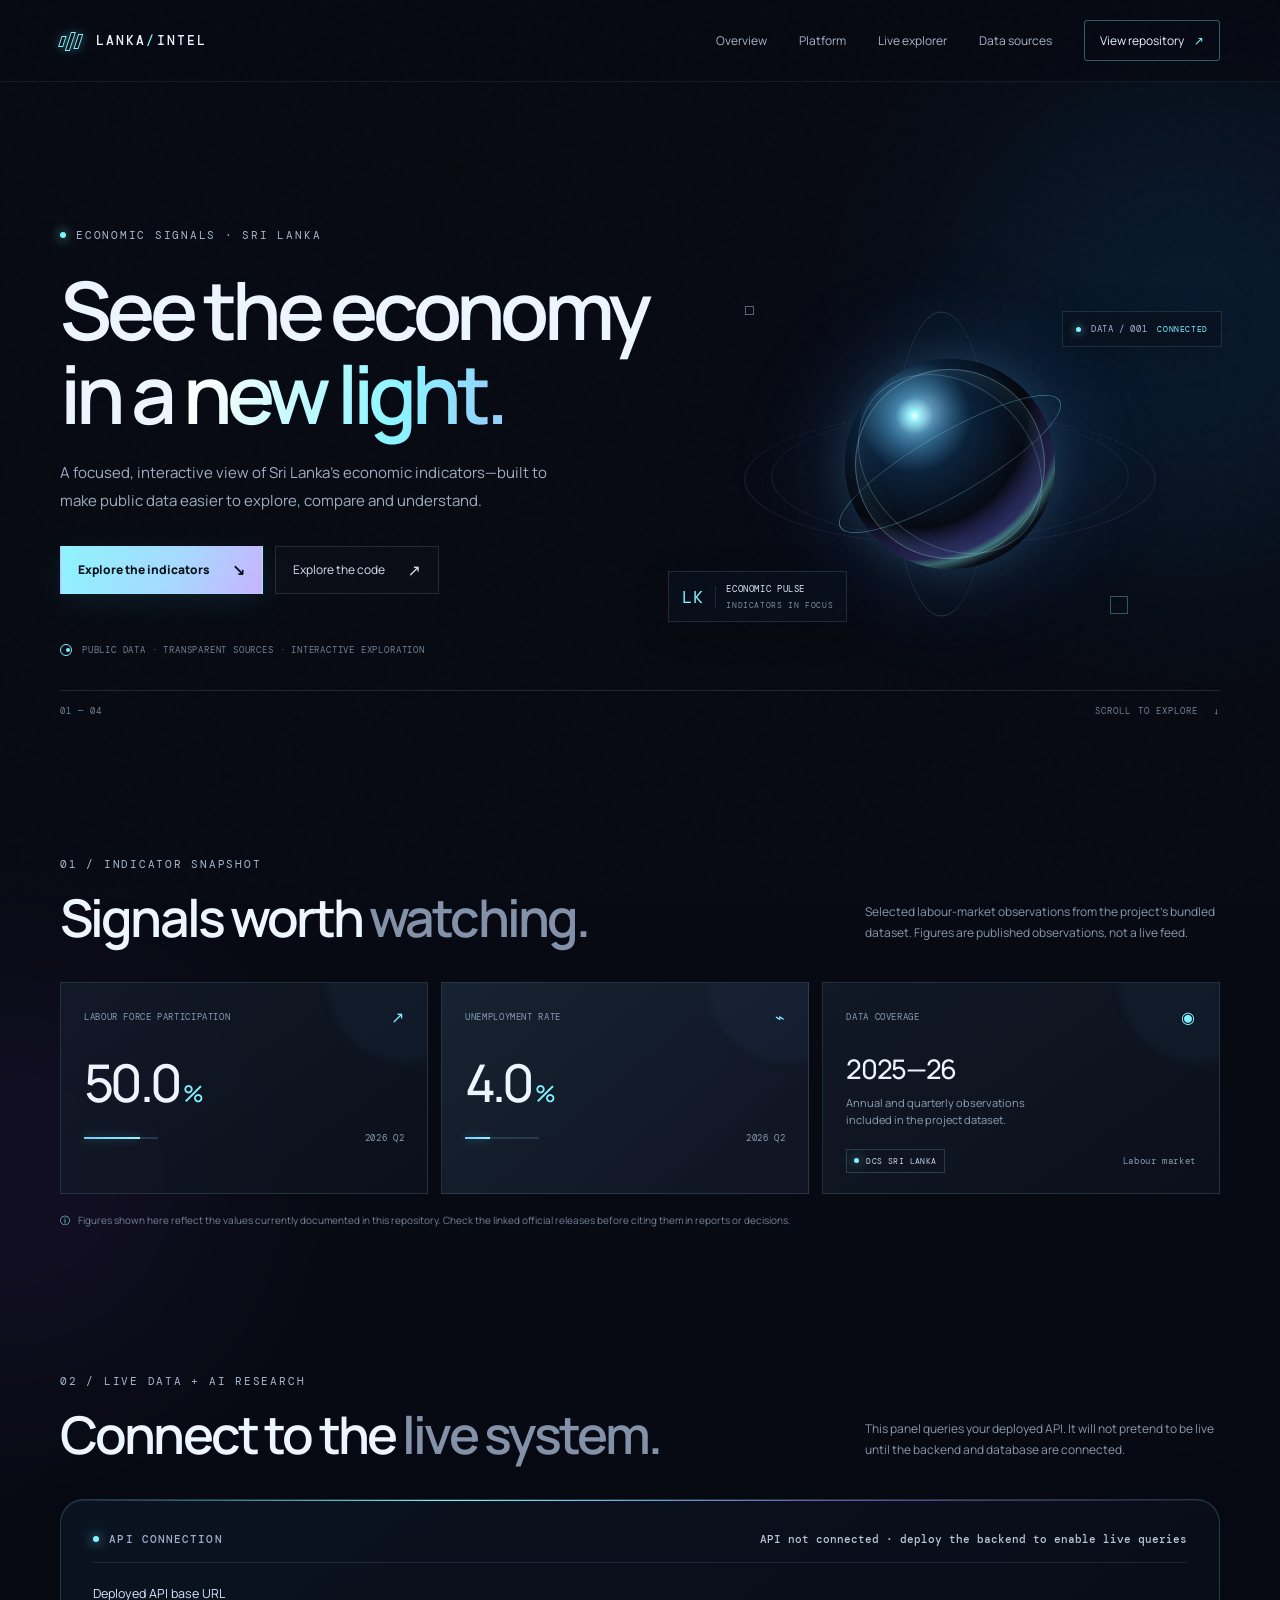
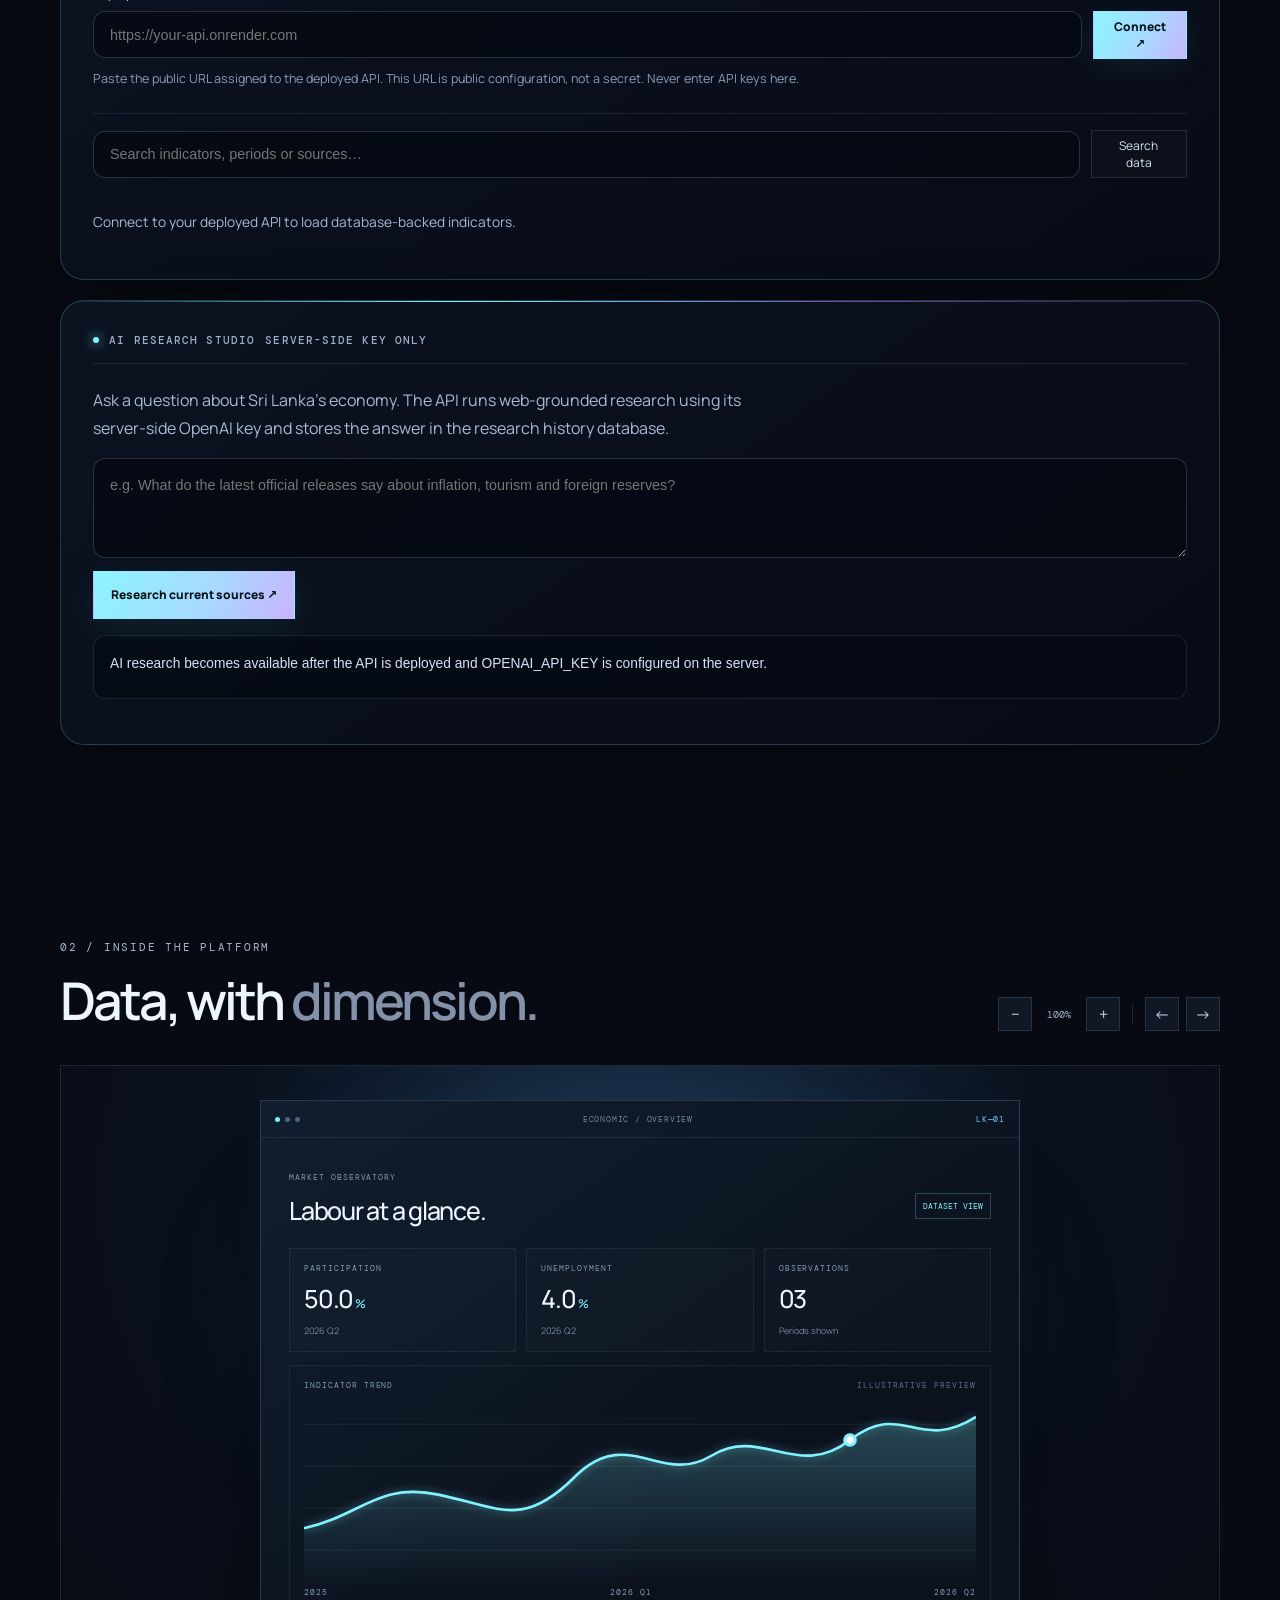
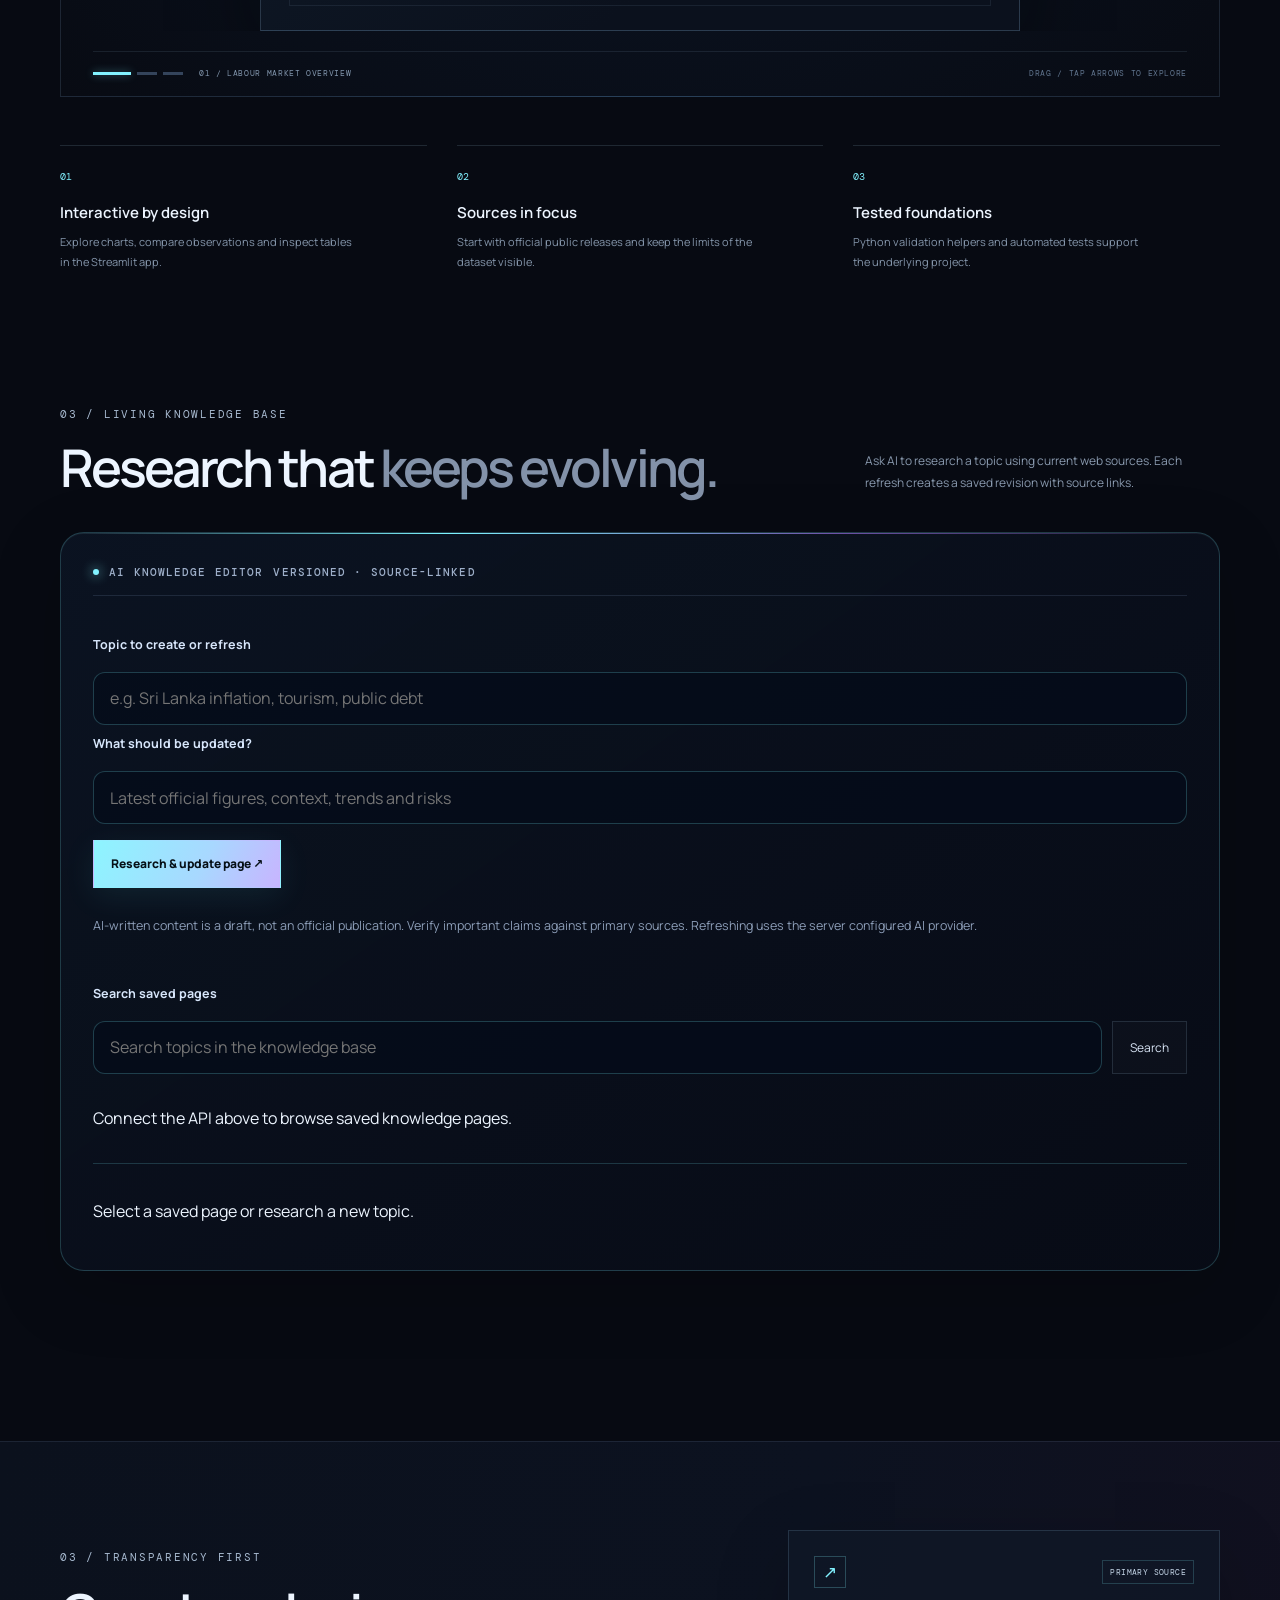
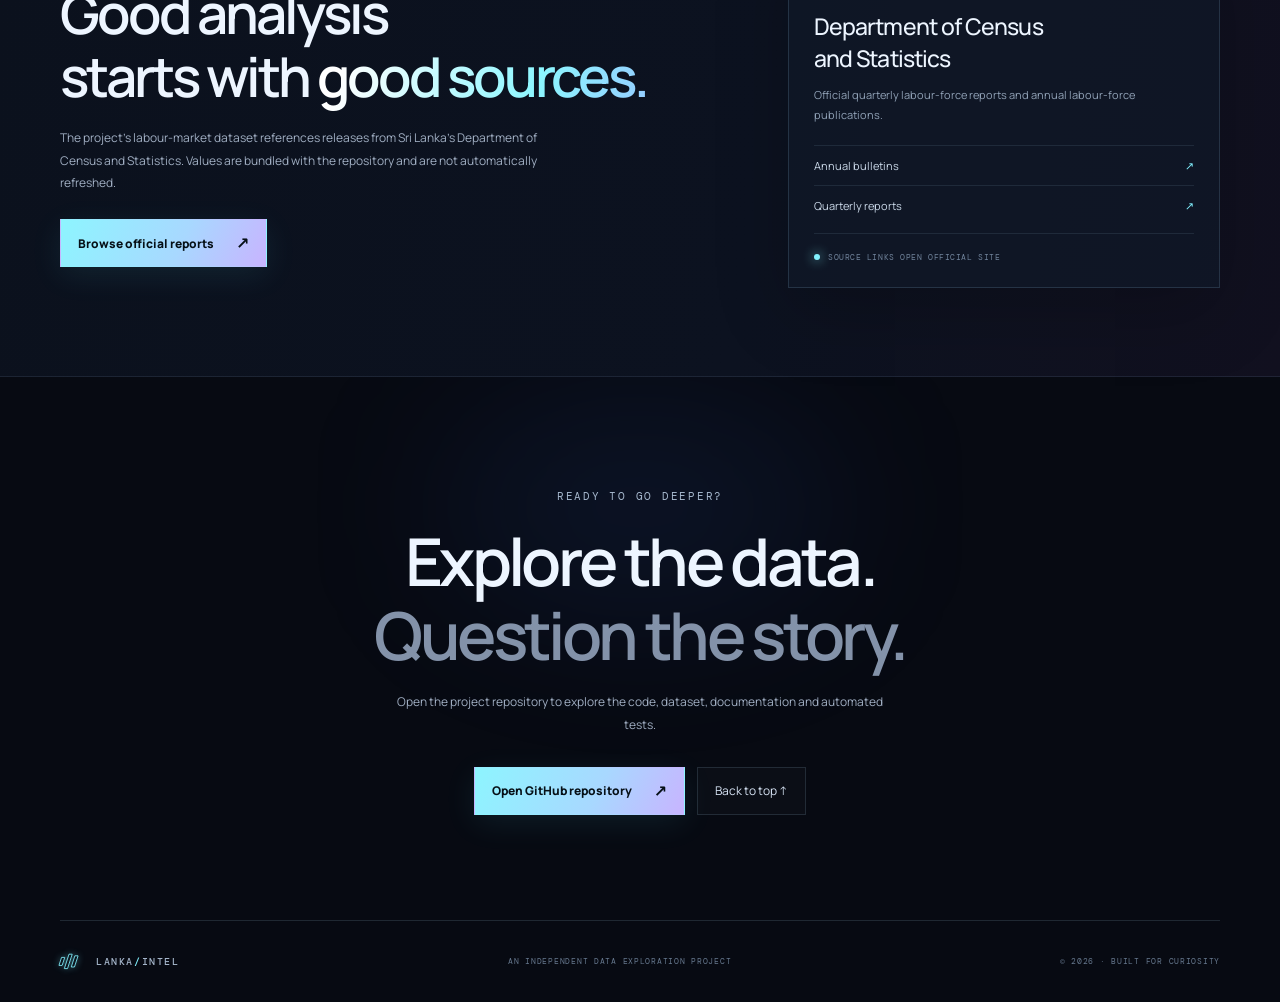
<file: public/index.html>
<!doctype html>
<html lang="en">
<head>
  <meta charset="utf-8">
  <meta name="viewport" content="width=device-width, initial-scale=1">
  <meta name="theme-color" content="#070a12">
  <meta name="description" content="Explore Sri Lanka's economic indicators through an interactive, research-focused data dashboard.">
  <title>Sri Lanka Economic Intelligence</title>
  <link rel="preconnect" href="https://fonts.googleapis.com">
  <link rel="preconnect" href="https://fonts.gstatic.com" crossorigin>
  <link href="https://fonts.googleapis.com/css2?family=DM+Mono:wght@400;500&family=Manrope:wght@400;500;600;700;800&display=swap" rel="stylesheet">
  <link rel="stylesheet" href="styles.css">
  <script src="script.js" defer></script>
  <script src="api-client.js" defer></script>
</head>
<body>
  <div class="ambient ambient-a" aria-hidden="true"></div>
  <div class="ambient ambient-b" aria-hidden="true"></div>
  <div class="noise" aria-hidden="true"></div>

  <header class="topbar">
    <a class="brand" href="#home" aria-label="Sri Lanka Economic Intelligence home">
      <span class="brand-mark"><span></span><span></span><span></span></span>
      <span class="brand-name">LANKA<span>/</span>INTEL</span>
    </a>
    <button class="menu-toggle" aria-expanded="false" aria-controls="site-nav" aria-label="Open navigation"><span></span><span></span></button>
    <nav id="site-nav" class="nav">
      <a href="#overview">Overview</a>
      <a href="#platform">Platform</a>
      <a href="#live-explorer">Live explorer</a>
      <a href="#sources">Data sources</a>
      <a class="nav-cta" href="https://github.com/itsoghasitha-byte/Sri-Lanka-Economic-Dashboard-" target="_blank" rel="noreferrer">View repository <span>↗</span></a>
    </nav>
  </header>

  <main id="home">
    <section class="hero section-shell">
      <div class="hero-copy">
        <div class="eyebrow"><span class="status-dot"></span> ECONOMIC SIGNALS · SRI LANKA</div>
        <h1>See the economy<br>in a <span class="holo-text">new light.</span></h1>
        <p class="hero-lede">A focused, interactive view of Sri Lanka’s economic indicators—built to make public data easier to explore, compare and understand.</p>
        <div class="hero-actions">
          <a class="button button-primary" href="#overview">Explore the indicators <span>↘</span></a>
          <a class="button button-quiet" href="https://github.com/itsoghasitha-byte/Sri-Lanka-Economic-Dashboard-" target="_blank" rel="noreferrer">Explore the code <span>↗</span></a>
        </div>
        <div class="hero-footnote"><span class="tiny-orbit"></span> PUBLIC DATA · TRANSPARENT SOURCES · INTERACTIVE EXPLORATION</div>
      </div>
      <div class="hero-art" aria-label="Abstract holographic data visualization">
        <div class="orbit orbit-one"></div><div class="orbit orbit-two"></div><div class="orbit orbit-three"></div>
        <div class="orb-core"><div class="orb-glint"></div><div class="orb-ring"></div></div>
        <div class="float-tag tag-top"><span class="tag-pip"></span> DATA / 001 <b>CONNECTED</b></div>
        <div class="float-tag tag-bottom"><span>LK</span><div><b>ECONOMIC PULSE</b><small>INDICATORS IN FOCUS</small></div></div>
        <div class="crosshair crosshair-one"></div><div class="crosshair crosshair-two"></div>
      </div>
      <div class="hero-index"><span>01 — 04</span><span>SCROLL TO EXPLORE <i>↓</i></span></div>
    </section>

    <section id="overview" class="section-shell overview-section">
      <div class="section-heading">
        <div><div class="eyebrow">01 / INDICATOR SNAPSHOT</div><h2>Signals worth <span class="muted-holo">watching.</span></h2></div>
        <p>Selected labour-market observations from the project’s bundled dataset. Figures are published observations, not a live feed.</p>
      </div>
      <div class="metric-grid">
        <article class="metric-card">
          <div class="metric-top"><span>LABOUR FORCE PARTICIPATION</span><span class="metric-icon">↗</span></div>
          <div class="metric-value">50.0<span>%</span></div>
          <div class="metric-bottom"><span class="metric-line"><i style="width:76%"></i></span><span>2026 Q2</span></div>
        </article>
        <article class="metric-card metric-card-accent">
          <div class="metric-top"><span>UNEMPLOYMENT RATE</span><span class="metric-icon">⌁</span></div>
          <div class="metric-value">4.0<span>%</span></div>
          <div class="metric-bottom"><span class="metric-line"><i style="width:34%"></i></span><span>2026 Q2</span></div>
        </article>
        <article class="metric-card metric-card-wide">
          <div class="metric-top"><span>DATA COVERAGE</span><span class="metric-icon">◉</span></div>
          <div class="coverage-display"><strong>2025—26</strong><span>Annual and quarterly observations included in the project dataset.</span></div>
          <div class="metric-bottom"><span class="source-pill"><span class="status-dot"></span> DCS SRI LANKA</span><span>Labour market</span></div>
        </article>
      </div>
      <p class="data-note"><span>ⓘ</span> Figures shown here reflect the values currently documented in this repository. Check the linked official releases before citing them in reports or decisions.</p>
    </section>

    <section id="live-explorer" class="section-shell api-section">
      <div class="section-heading">
        <div><div class="eyebrow">02 / LIVE DATA + AI RESEARCH</div><h2>Connect to the <span class="muted-holo">live system.</span></h2></div>
        <p>This panel queries your deployed API. It will not pretend to be live until the backend and database are connected.</p>
      </div>
      <div class="api-console">
        <div class="api-console-head"><span class="status-dot"></span><span>API CONNECTION</span><span id="api-connection-status" data-state="offline" role="status">Checking configuration…</span></div>
        <label for="api-base-url">Deployed API base URL</label>
        <div class="api-connect-row"><input id="api-base-url" type="url" placeholder="https://your-api.onrender.com" autocomplete="url"><button id="api-connect-button" class="button button-primary" type="button">Connect ↗</button></div>
        <p class="api-help">Paste the public URL assigned to the deployed API. This URL is public configuration, not a secret. Never enter API keys here.</p>
        <form id="api-search-form" class="api-search-row"><label class="sr-only" for="api-search">Search indicators</label><input id="api-search" type="search" placeholder="Search indicators, periods or sources…"><button class="button button-quiet" type="submit">Search data</button></form>
        <div id="api-results" class="api-results" aria-live="polite"><p>Connect to your deployed API to load database-backed indicators.</p></div>
      </div>
      <div class="api-console ai-console">
        <div class="api-console-head"><span class="status-dot"></span><span>AI RESEARCH STUDIO</span><span>SERVER-SIDE KEY ONLY</span></div>
        <p>Ask a question about Sri Lanka’s economy. The API runs web-grounded research using its server-side OpenAI key and stores the answer in the research history database.</p>
        <form id="ai-research-form" class="ai-research-form">
          <label class="sr-only" for="ai-research-question">Research question</label>
          <textarea id="ai-research-question" rows="3" maxlength="1200" placeholder="e.g. What do the latest official releases say about inflation, tourism and foreign reserves?" required minlength="5"></textarea>
          <button id="ai-research-button" class="button button-primary" type="submit">Research current sources ↗</button>
        </form>
        <pre id="ai-research-output" class="ai-research-output" aria-live="polite">AI research becomes available after the API is deployed and OPENAI_API_KEY is configured on the server.</pre>
      </div>
    </section>

    <section id="platform" class="section-shell platform-section">
      <div class="section-heading">
        <div><div class="eyebrow">02 / INSIDE THE PLATFORM</div><h2>Data, with <span class="muted-holo">dimension.</span></h2></div>
        <div class="slide-controls">
          <button class="icon-button" id="zoom-out" aria-label="Zoom out of preview">−</button>
          <span id="zoom-label" class="zoom-label">100%</span>
          <button class="icon-button" id="zoom-in" aria-label="Zoom in to preview">+</button>
          <span class="control-divider"></span>
          <button class="icon-button" id="prev-slide" aria-label="Previous preview">←</button>
          <button class="icon-button" id="next-slide" aria-label="Next preview">→</button>
        </div>
      </div>
      <div class="showcase-frame">
        <div class="showcase-glow"></div>
        <div class="preview-viewport">
          <div class="preview-track" id="preview-track">
            <article class="preview-slide active" aria-label="Preview one: labour market overview">
              <div class="preview-window">
                <div class="window-bar"><span class="window-lights"><i></i><i></i><i></i></span><span>ECONOMIC / OVERVIEW</span><span class="window-code">LK—01</span></div>
                <div class="window-content">
                  <div class="window-title"><div><small>MARKET OBSERVATORY</small><h3>Labour at a glance.</h3></div><span class="window-badge">DATASET VIEW</span></div>
                  <div class="mini-kpis"><div><small>PARTICIPATION</small><b>50.0<em>%</em></b><span>2026 Q2</span></div><div><small>UNEMPLOYMENT</small><b>4.0<em>%</em></b><span>2026 Q2</span></div><div><small>OBSERVATIONS</small><b>03</b><span>Periods shown</span></div></div>
                  <div class="chart-panel"><div class="chart-label"><span>INDICATOR TREND</span><span>ILLUSTRATIVE PREVIEW</span></div><svg viewBox="0 0 640 180" role="img" aria-label="Stylized preview chart, not raw source data"><defs><linearGradient id="chartFill" x1="0" x2="0" y1="0" y2="1"><stop offset="0%" stop-color="#7cf4ff" stop-opacity=".24"/><stop offset="100%" stop-color="#7cf4ff" stop-opacity="0"/></linearGradient></defs><g class="grid-lines"><path d="M0 25H640M0 65H640M0 105H640M0 145H640"/></g><path class="chart-area" d="M0 124 C55 112 70 80 128 92 S208 125 258 75 S340 84 388 55 S470 79 520 40 S585 53 640 18 L640 180 L0 180Z"/><path class="chart-line" d="M0 124 C55 112 70 80 128 92 S208 125 258 75 S340 84 388 55 S470 79 520 40 S585 53 640 18"/><circle cx="520" cy="40" r="5" class="chart-point"/></svg><div class="chart-axis"><span>2025</span><span>2026 Q1</span><span>2026 Q2</span></div></div>
                </div>
              </div>
            </article>
            <article class="preview-slide" aria-label="Preview two: source-first research">
              <div class="preview-window research-window">
                <div class="window-bar"><span class="window-lights"><i></i><i></i><i></i></span><span>RESEARCH / SOURCE LOG</span><span class="window-code">LK—02</span></div>
                <div class="window-content research-content"><div class="terminal-label"><span class="status-dot"></span> RESEARCH WORKSPACE</div><h3>Context behind<br><span class="holo-text">the numbers.</span></h3><p>Move from indicator to context with source-linked research tools inside the Streamlit application.</p><div class="source-row"><span class="source-symbol">↗</span><div><b>Department of Census and Statistics</b><small>Official labour-force releases</small></div><span class="source-state">REFERENCE</span></div><div class="source-row"><span class="source-symbol">⌘</span><div><b>AI Research Studio</b><small>Web-grounded research, when configured</small></div><span class="source-state">OPTIONAL</span></div><div class="research-foot">API ACCESS MAY BE REQUIRED FOR AI FEATURES</div></div>
              </div>
            </article>
            <article class="preview-slide" aria-label="Preview three: data exploration">
              <div class="preview-window explore-window">
                <div class="window-bar"><span class="window-lights"><i></i><i></i><i></i></span><span>DATA / EXPLORER</span><span class="window-code">LK—03</span></div>
                <div class="window-content explore-content"><small class="terminal-label">EXPLORE WITH PURPOSE</small><h3>From public data<br>to clearer questions.</h3><div class="explore-list"><div><span>01</span><div><b>Compare periods</b><small>Explore indicators across included observations.</small></div><span>↗</span></div><div><span>02</span><div><b>Inspect the data</b><small>View tables and download CSV data.</small></div><span>↗</span></div><div><span>03</span><div><b>Bring your own CSV</b><small>Validate and explore compatible datasets.</small></div><span>↗</span></div></div></div>
              </div>
            </article>
          </div>
        </div>
        <div class="showcase-footer"><div class="slide-indicators" id="slide-indicators"><button class="active" aria-label="Show preview one"></button><button aria-label="Show preview two"></button><button aria-label="Show preview three"></button></div><span id="slide-caption">01 / LABOUR MARKET OVERVIEW</span><span class="showcase-hint">DRAG / TAP ARROWS TO EXPLORE</span></div>
      </div>
      <div class="feature-row">
        <article><span class="feature-number">01</span><h3>Interactive by design</h3><p>Explore charts, compare observations and inspect tables in the Streamlit app.</p></article>
        <article><span class="feature-number">02</span><h3>Sources in focus</h3><p>Start with official public releases and keep the limits of the dataset visible.</p></article>
        <article><span class="feature-number">03</span><h3>Tested foundations</h3><p>Python validation helpers and automated tests support the underlying project.</p></article>
      </div>
    </section>

    <section id="sources" class="sources-section">
      <div class="section-shell sources-inner">
        <div><div class="eyebrow">03 / TRANSPARENCY FIRST</div><h2>Good analysis<br>starts with <span class="holo-text">good sources.</span></h2><p>The project’s labour-market dataset references releases from Sri Lanka’s Department of Census and Statistics. Values are bundled with the repository and are not automatically refreshed.</p><a class="button button-primary" href="https://www.statistics.gov.lk/LabourForce/StaticalInformation/QuarterlyReports/" target="_blank" rel="noreferrer">Browse official reports <span>↗</span></a></div>
        <div class="source-card"><div class="source-card-top"><span class="source-symbol">↗</span><span class="source-pill">PRIMARY SOURCE</span></div><h3>Department of Census<br>and Statistics</h3><p>Official quarterly labour-force reports and annual labour-force publications.</p><a href="https://www.statistics.gov.lk/LabourForce/StaticalInformation/Bulletins/" target="_blank" rel="noreferrer">Annual bulletins <span>↗</span></a><a href="https://www.statistics.gov.lk/LabourForce/StaticalInformation/QuarterlyReports/" target="_blank" rel="noreferrer">Quarterly reports <span>↗</span></a><div class="source-card-bottom"><span class="status-dot"></span> SOURCE LINKS OPEN OFFICIAL SITE</div></div>
      </div>
    </section>

    <section class="final-cta section-shell">
      <div class="cta-orb" aria-hidden="true"></div><div class="eyebrow">READY TO GO DEEPER?</div><h2>Explore the data.<br><span class="muted-holo">Question the story.</span></h2><p>Open the project repository to explore the code, dataset, documentation and automated tests.</p><div class="hero-actions"><a class="button button-primary" href="https://github.com/itsoghasitha-byte/Sri-Lanka-Economic-Dashboard-" target="_blank" rel="noreferrer">Open GitHub repository <span>↗</span></a><a class="button button-quiet" href="#home">Back to top ↑</a></div>
    </section>
  </main>

  <footer class="footer section-shell"><a class="brand" href="#home"><span class="brand-mark"><span></span><span></span><span></span></span><span class="brand-name">LANKA<span>/</span>INTEL</span></a><span>AN INDEPENDENT DATA EXPLORATION PROJECT</span><span>© <span id="year"></span> · BUILT FOR CURIOSITY</span></footer>
</body>
</html>
</file>
<file: public/styles.css>
:root{color-scheme:dark;--bg:#070a12;--panel:rgba(16,23,37,.72);--panel2:#101726;--line:rgba(169,204,231,.15);--muted:#8796ab;--text:#edf5ff;--cyan:#82f2ff;--blue:#6ca8ff;--violet:#c6a0ff;--mono:"DM Mono",monospace;--sans:"Manrope",system-ui,sans-serif;--ease:cubic-bezier(.2,.75,.25,1)}*{box-sizing:border-box}html{scroll-behavior:smooth;scroll-padding-top:90px}body{margin:0;background:var(--bg);color:var(--text);font-family:var(--sans);overflow-x:hidden}a{color:inherit;text-decoration:none}button{font:inherit;color:inherit}.section-shell{width:min(1160px,calc(100% - 48px));margin-inline:auto}.ambient{position:absolute;pointer-events:none;border-radius:50%;filter:blur(100px);opacity:.16;z-index:-1}.ambient-a{width:460px;height:460px;background:#1469b8;top:90px;right:-140px}.ambient-b{width:420px;height:420px;background:#6533a0;top:970px;left:-200px;opacity:.12}.noise{position:fixed;inset:0;z-index:20;pointer-events:none;opacity:.035;background-image:url("data:image/svg+xml,%3Csvg viewBox='0 0 180 180' xmlns='http://www.w3.org/2000/svg'%3E%3Cfilter id='n'%3E%3CfeTurbulence type='fractalNoise' baseFrequency='.9' numOctaves='3' stitchTiles='stitch'/%3E%3C/filter%3E%3Crect width='100%25' height='100%25' filter='url(%23n)' opacity='.55'/%3E%3C/svg%3E")}.topbar{height:82px;display:flex;align-items:center;justify-content:space-between;padding:0 max(24px,calc((100vw - 1160px)/2));border-bottom:1px solid rgba(169,204,231,.1);position:sticky;top:0;z-index:15;background:rgba(7,10,18,.78);backdrop-filter:blur(18px)}.brand{display:inline-flex;align-items:center;gap:12px}.brand-mark{height:24px;width:24px;display:flex;align-items:center;gap:3px;transform:skew(-18deg)}.brand-mark span{display:block;width:5px;border:1px solid var(--cyan);box-shadow:0 0 9px #82f2ff60}.brand-mark span:nth-child(1){height:11px}.brand-mark span:nth-child(2){height:19px}.brand-mark span:nth-child(3){height:15px}.brand-name{font:500 13px var(--mono);letter-spacing:.16em}.brand-name span{color:var(--cyan)}.nav{display:flex;align-items:center;gap:32px;color:#aab6c9;font-size:12px}.nav a{transition:color .2s}.nav a:hover{color:var(--cyan)}.nav .nav-cta{border:1px solid rgba(130,242,255,.36);padding:11px 15px;border-radius:3px;color:var(--text)}.nav-cta span{color:var(--cyan);margin-left:8px}.menu-toggle{display:none}.hero{min-height:660px;padding-top:104px;position:relative;display:grid;grid-template-columns:1fr .9fr;align-items:center;gap:20px}.hero-copy{position:relative;z-index:2;padding-bottom:44px}.eyebrow{font:11px var(--mono);letter-spacing:.16em;color:#a7b9cf;display:flex;align-items:center;gap:10px}.status-dot{display:inline-block;width:6px;height:6px;border-radius:50%;background:var(--cyan);box-shadow:0 0 12px #82f2ff;flex-shrink:0}.hero h1{font-size:clamp(46px,6.3vw,82px);line-height:1.03;letter-spacing:-.065em;font-weight:600;margin:26px 0 24px}.holo-text{background:linear-gradient(105deg,#fff 5%,#8cf6ff 38%,#9aafff 70%,#e3b6ff 100%);color:transparent;background-clip:text;-webkit-background-clip:text;background-size:180% auto;animation:holoShift 8s ease-in-out infinite}.hero-lede,.sources-inner>div:first-child>p,.final-cta>p{font-size:15px;line-height:1.9;color:#a0aec2;max-width:520px}.hero-actions{display:flex;gap:12px;align-items:center;flex-wrap:wrap;margin-top:30px}.button{min-height:48px;display:inline-flex;align-items:center;justify-content:center;gap:22px;padding:0 17px;border:1px solid var(--line);font-size:12px;transition:transform .25s var(--ease),border-color .25s,background .25s}.button:hover{transform:translateY(-3px);border-color:#82f2ff80}.button span{font-size:16px}.button-primary{color:#061017;background:linear-gradient(115deg,#8df5ff,#a8d8ff 58%,#c8b4ff);border-color:transparent;font-weight:800;box-shadow:0 8px 32px #5fe8ff16}.button-quiet{color:#d6e2f3;background:rgba(255,255,255,.015)}.hero-footnote{display:flex;align-items:center;gap:10px;margin-top:50px;font:9px var(--mono);letter-spacing:.09em;color:#6f8198}.tiny-orbit{width:12px;height:12px;border:1px solid #82f2ff;border-radius:50%;position:relative}.tiny-orbit:after{content:"";position:absolute;width:4px;height:4px;background:var(--cyan);border-radius:50%;top:3px;left:5px}.hero-art{height:440px;position:relative;display:grid;place-items:center;perspective:800px}.hero-art:before{content:"";position:absolute;width:80%;aspect-ratio:1;border-radius:50%;background:radial-gradient(circle,#4488ff1b,transparent 67%);filter:blur(20px)}.orb-core{width:210px;aspect-ratio:1;border-radius:50%;position:relative;background:radial-gradient(circle at 33% 27%,#f7ffff 0,#8af7ff 2%,#3b7da7 9%,#0b213a 27%,#070b15 54%,#4b4ba7 69%,#81f3ff 72%,#18253d 77%,#070a12 83%);box-shadow:inset -18px -20px 44px #000b,0 0 40px #62deff26,0 0 100px #4f8cff20;animation:orbFloat 7s ease-in-out infinite;z-index:2}.orb-core:before{content:"";position:absolute;inset:10px;border-radius:50%;border:1px solid #c3faff55;box-shadow:inset 0 0 28px #8bf2ff25}.orb-core:after{content:"";position:absolute;inset:25px 4px;border:1px solid #93d7ff3d;border-radius:50%;transform:rotate(42deg)}.orb-glint{position:absolute;top:24%;left:28%;width:33px;height:11px;background:#fff;filter:blur(12px);transform:rotate(-35deg);opacity:.85}.orb-ring{position:absolute;inset:36px -22px;border:1px solid #7ceeff6c;border-radius:50%;transform:rotate(-30deg) scaleY(.45)}.orbit{position:absolute;width:350px;height:350px;border:1px solid #6fbbff21;border-radius:50%;transform:rotateX(70deg) rotateZ(-22deg)}.orbit-two{width:400px;height:400px;transform:rotateX(72deg) rotateZ(65deg);border-color:#b79aff25}.orbit-three{width:300px;height:300px;transform:rotateY(72deg) rotateZ(18deg);border-color:#82f2ff25}.float-tag{position:absolute;z-index:3;display:flex;align-items:center;gap:10px;background:rgba(9,17,29,.76);border:1px solid #a5d8ff24;backdrop-filter:blur(15px);padding:11px 13px;font:9px var(--mono);letter-spacing:.07em;color:#a6b9d2;box-shadow:0 10px 36px #0003}.tag-top{right:-2px;top:67px}.tag-top b{color:var(--cyan);font-size:8px;font-weight:400}.tag-pip{height:5px;width:5px;border-radius:50%;background:var(--cyan);box-shadow:0 0 8px var(--cyan)}.tag-bottom{left:-12px;bottom:62px}.tag-bottom>span{font-size:17px;color:var(--cyan);border-right:1px solid var(--line);padding-right:12px}.tag-bottom div{display:grid;gap:5px}.tag-bottom b{font-size:9px;font-weight:400;color:#dce8f8}.tag-bottom small{font-size:8px;color:#7b8ca3}.crosshair{position:absolute;width:18px;height:18px;border:1px solid #82f2ff54}.crosshair-one{right:17%;bottom:16%}.crosshair-two{left:12%;top:14%;width:9px;height:9px;border-color:#d1b7ff77}.hero-index{position:absolute;bottom:25px;left:0;right:0;border-top:1px solid var(--line);padding-top:14px;display:flex;justify-content:space-between;color:#718198;font:9px var(--mono);letter-spacing:.12em}.hero-index i{font-style:normal;color:var(--cyan);margin-left:9px}.overview-section,.platform-section{padding-top:115px;padding-bottom:55px}.section-heading{display:flex;align-items:flex-end;justify-content:space-between;gap:30px;margin-bottom:34px}.section-heading h2,.sources-inner h2,.final-cta h2{font-size:clamp(32px,4.4vw,52px);line-height:1.13;letter-spacing:-.055em;font-weight:600;margin:18px 0 0}.section-heading>p{max-width:355px;color:#8999ae;font-size:12px;line-height:1.8;margin:0 0 4px}.muted-holo{color:#8392a9}.metric-grid{display:grid;grid-template-columns:1fr 1fr 1.08fr;gap:13px}.metric-card{padding:24px 23px 20px;min-height:185px;background:linear-gradient(145deg,#141d2cbd,#0c111dbd);border:1px solid var(--line);position:relative;overflow:hidden;transition:transform .3s var(--ease),border-color .3s}.metric-card:hover{transform:translateY(-4px);border-color:#82f2ff50}.metric-card:after{content:"";position:absolute;right:-60px;top:-80px;width:160px;height:160px;border-radius:50%;background:#64bfff0b;filter:blur(4px)}.metric-card-accent{background:linear-gradient(140deg,#162332,#101322)}.metric-top,.metric-bottom{display:flex;justify-content:space-between;align-items:center;gap:10px;color:#899ab0;font:9px var(--mono);letter-spacing:.07em}.metric-icon{color:var(--cyan);font-size:16px}.metric-value{font-size:52px;letter-spacing:-.07em;font-weight:500;margin:19px 0 14px}.metric-value span{font-size:23px;color:var(--cyan);margin-left:4px}.metric-line{height:2px;width:74px;background:#26394d;display:block}.metric-line i{height:100%;display:block;background:linear-gradient(90deg,#70c9ff,#8ffaff);box-shadow:0 0 10px #82f2ff66}.metric-bottom>span:last-child{font-size:9px}.coverage-display{display:grid;gap:7px;margin:22px 0 20px}.coverage-display strong{font-size:27px;letter-spacing:-.05em;font-weight:500}.coverage-display span{font-size:11px;color:#91a0b4;line-height:1.6;max-width:220px}.source-pill{font:8px var(--mono);letter-spacing:.05em;border:1px solid #82f2ff30;padding:6px 7px;display:inline-flex;align-items:center;gap:7px;color:#c5d6e8}.source-pill .status-dot{width:5px;height:5px}.data-note{font-size:10px;color:#74859b;line-height:1.8;margin-top:17px}.data-note span{color:var(--cyan);margin-right:6px}.slide-controls{display:flex;align-items:center;gap:7px}.icon-button{height:34px;width:34px;border:1px solid var(--line);background:#101725;color:#c8d8eb;cursor:pointer;transition:all .2s}.icon-button:hover{border-color:var(--cyan);color:var(--cyan)}.zoom-label{font:10px var(--mono);color:#a0b2c8;min-width:40px;text-align:center}.control-divider{height:20px;width:1px;background:var(--line);margin:0 5px}.showcase-frame{position:relative;overflow:hidden;border:1px solid #a2cfff22;background:radial-gradient(ellipse at 50% 20%,#1c3651 0,#0a111e 50%,#080b13 100%);padding:34px 32px 18px;isolation:isolate}.showcase-glow{position:absolute;width:65%;height:60%;left:17%;top:10%;border-radius:50%;background:#2372b41b;filter:blur(60px);z-index:-1}.preview-viewport{overflow:hidden;min-height:420px;display:grid;align-items:center;touch-action:pan-y}.preview-track{display:flex;align-items:center;transition:transform .65s var(--ease);transform-origin:center center;will-change:transform}.preview-slide{min-width:100%;padding:0 8px;display:flex;justify-content:center;align-items:center;opacity:.45;transform:scale(.94);transition:opacity .5s,transform .5s var(--ease)}.preview-slide.active{opacity:1;transform:scale(1)}.preview-window{width:min(760px,100%);border:1px solid #a6d7ff31;background:linear-gradient(145deg,#111e2d,#0b111d 72%);box-shadow:0 30px 80px #0007,0 0 40px #75eaff08;overflow:hidden}.window-bar{height:37px;border-bottom:1px solid #b6d8ff18;display:flex;align-items:center;justify-content:space-between;padding:0 14px;color:#70859e;font:8px var(--mono);letter-spacing:.1em}.window-lights{display:flex;gap:5px}.window-lights i{width:5px;height:5px;background:#50657c;border-radius:50%}.window-lights i:first-child{background:#7cefff}.window-code{color:#80cfff}.window-content{padding:25px 28px 24px}.window-title{display:flex;justify-content:space-between;align-items:center;gap:15px}.window-title small,.mini-kpis small,.chart-label,.chart-axis,.terminal-label{font:8px var(--mono);letter-spacing:.12em;color:#8296b1}.window-title h3,.research-content h3,.explore-content h3{font-size:25px;letter-spacing:-.05em;font-weight:500;margin:8px 0 20px}.window-badge{font:8px var(--mono);border:1px solid #8befff3c;padding:7px;color:var(--cyan)}.mini-kpis{display:grid;grid-template-columns:repeat(3,1fr);gap:10px}.mini-kpis>div{padding:14px;border:1px solid #b5d8ff15;background:#ffffff03;display:grid;gap:8px}.mini-kpis b{font-size:25px;font-weight:500;letter-spacing:-.05em}.mini-kpis em{font-size:12px;font-style:normal;color:var(--cyan);margin-left:2px}.mini-kpis>div>span{font-size:9px;color:#73859d}.chart-panel{margin-top:13px;border:1px solid #b5d8ff15;padding:14px 14px 8px}.chart-label,.chart-axis{display:flex;justify-content:space-between}.chart-label span:last-child{color:#596e85}.chart-panel svg{width:100%;height:auto;display:block;margin-top:8px}.grid-lines path{stroke:#a3d4ff15;stroke-width:1}.chart-area{fill:url(#chartFill)}.chart-line{fill:none;stroke:#82f2ff;stroke-width:2.5;filter:drop-shadow(0 0 4px #82f2ff7a)}.chart-point{fill:#fff;stroke:#82f2ff;stroke-width:3}.chart-axis{font-size:8px}.research-content{padding:42px 45px 38px;min-height:350px}.research-content h3{font-size:38px;margin:18px 0}.research-content>p{font-size:12px;line-height:1.8;color:#91a2b7;max-width:400px}.source-row{display:flex;align-items:center;gap:13px;border:1px solid #b5d8ff18;padding:12px;margin-top:9px}.source-symbol{font-size:17px;color:var(--cyan)}.source-row>div{display:grid;gap:5px;flex:1}.source-row b{font-size:10px;font-weight:600}.source-row small{font-size:9px;color:#8597ad}.source-state{font:8px var(--mono);color:#81e9f4}.research-foot{font:8px var(--mono);letter-spacing:.09em;color:#6f8199;margin-top:20px}.explore-content{padding:42px 45px 38px;min-height:350px}.explore-content h3{font-size:35px;line-height:1.2;margin:17px 0 24px}.explore-list>div{display:flex;align-items:center;gap:16px;border-top:1px solid #b5d8ff19;padding:14px 0}.explore-list>div>span:first-child{font:10px var(--mono);color:var(--cyan)}.explore-list>div>div{display:grid;gap:5px;flex:1}.explore-list b{font-size:11px;font-weight:600}.explore-list small{font-size:10px;color:#8192a9}.explore-list>div>span:last-child{color:#8ba0b9}.showcase-footer{display:flex;align-items:center;gap:16px;margin-top:20px;border-top:1px solid #a6c9e51c;padding-top:16px}.slide-indicators{display:flex;gap:6px}.slide-indicators button{width:20px;height:3px;padding:0;border:0;background:#34445b;cursor:pointer;transition:all .25s}.slide-indicators button.active{width:38px;background:var(--cyan);box-shadow:0 0 8px #82f2ff66}.showcase-footer>span{font:8px var(--mono);letter-spacing:.08em;color:#8296ad}.showcase-footer .showcase-hint{margin-left:auto;color:#60748d}.feature-row{display:grid;grid-template-columns:repeat(3,1fr);gap:30px;padding-top:48px}.feature-row article{border-top:1px solid var(--line);padding-top:17px}.feature-number{font:10px var(--mono);color:var(--cyan)}.feature-row h3{font-size:15px;font-weight:600;margin:17px 0 9px}.feature-row p{font-size:11px;line-height:1.8;color:#8596ab;margin:0;max-width:300px}.sources-section{margin-top:90px;border-block:1px solid #a6c9e51b;background:linear-gradient(100deg,#0b111d,#0c1220 60%,#11101f)}.sources-inner{padding-block:88px;display:grid;grid-template-columns:1.2fr .8fr;gap:80px;align-items:center}.sources-inner h2{font-size:clamp(36px,4.5vw,55px)}.sources-inner>div:first-child>p{font-size:12px;max-width:490px;margin:20px 0 24px}.source-card{border:1px solid #a6d8ff25;background:#101827b8;padding:25px;box-shadow:0 25px 70px #0003}.source-card-top{display:flex;justify-content:space-between;align-items:center}.source-card-top .source-symbol{height:32px;width:32px;border:1px solid #82f2ff3d;display:grid;place-items:center}.source-card h3{font-size:23px;line-height:1.4;font-weight:500;letter-spacing:-.04em;margin:22px 0 10px}.source-card p{font-size:11px;line-height:1.8;color:#91a2b7;margin-bottom:20px}.source-card>a{display:flex;justify-content:space-between;padding:12px 0;border-top:1px solid #a6c9e51c;font-size:11px;color:#cbd9e9}.source-card>a span{color:var(--cyan)}.source-card-bottom{display:flex;align-items:center;gap:8px;border-top:1px solid #a6c9e51c;padding-top:18px;margin-top:8px;font:8px var(--mono);letter-spacing:.07em;color:#71849c}.final-cta{text-align:center;padding-block:112px 105px;position:relative;overflow:hidden}.final-cta .eyebrow{justify-content:center}.final-cta h2{font-size:clamp(40px,6vw,66px);margin-top:21px}.final-cta>p{font-size:12px;margin:18px auto 0;max-width:500px}.final-cta .hero-actions{justify-content:center}.cta-orb{position:absolute;width:400px;height:200px;border-radius:50%;background:#3b64d91c;filter:blur(80px);top:30px;left:calc(50% - 200px);z-index:-1}.footer{min-height:82px;display:flex;align-items:center;justify-content:space-between;gap:20px;border-top:1px solid var(--line);color:#66788e;font:8px var(--mono);letter-spacing:.09em}.footer .brand-name{font-size:10px;color:#a4b5ca}.footer .brand-mark{transform:scale(.8) skew(-18deg);transform-origin:left center}.menu-toggle{border:0;background:none}.reveal{opacity:0;transform:translateY(18px);transition:opacity .65s var(--ease),transform .65s var(--ease)}.reveal.in-view{opacity:1;transform:translateY(0)}@keyframes holoShift{0%,100%{background-position:0% 50%}50%{background-position:100% 50%}}@keyframes orbFloat{0%,100%{transform:translateY(0) rotate(-3deg)}50%{transform:translateY(-12px) rotate(4deg)}}@media(min-width:1300px){.hero{min-height:710px}.hero-art{transform:scale(1.06)}}@media(max-width:850px){.section-shell{width:min(100% - 36px,700px)}.topbar{height:70px;padding-inline:18px}.menu-toggle{display:grid;gap:5px;padding:10px;z-index:2}.menu-toggle span{width:21px;height:1px;background:var(--text);display:block}.nav{display:none;position:absolute;top:69px;left:0;right:0;background:#080d17f7;padding:24px 22px 28px;align-items:stretch;gap:0;border-bottom:1px solid var(--line);backdrop-filter:blur(20px)}.nav.open{display:flex;flex-direction:column}.nav>a{padding:14px 0;border-bottom:1px solid #a6c9e51a}.nav .nav-cta{margin-top:14px;padding:13px}.hero{padding-top:70px;min-height:0;grid-template-columns:1fr;gap:0}.hero-copy{padding-bottom:0}.hero h1{font-size:clamp(48px,10vw,76px)}.hero-art{height:360px;margin-top:0}.orb-core{width:165px}.orbit{width:290px;height:290px}.orbit-two{width:325px;height:325px}.orbit-three{width:245px;height:245px}.tag-top{right:4%;top:37px}.tag-bottom{left:1%;bottom:37px}.hero-index{position:relative;bottom:auto;margin-top:10px}.overview-section,.platform-section{padding-top:85px}.section-heading{align-items:flex-start;flex-direction:column;gap:18px}.section-heading>p{max-width:500px}.metric-grid{grid-template-columns:1fr 1fr}.metric-card-wide{grid-column:1/-1}.coverage-display{grid-template-columns:auto 1fr;align-items:center}.sources-inner{padding-block:65px;grid-template-columns:1fr;gap:35px}.source-card{max-width:540px}.showcase-frame{padding:22px 13px 15px}.preview-viewport{min-height:380px}.window-content{padding:20px 16px}.window-title h3{font-size:21px}.mini-kpis>div{padding:10px}.mini-kpis b{font-size:20px}.research-content,.explore-content{padding:32px 25px;min-height:330px}.feature-row{gap:16px}.footer{flex-wrap:wrap;padding-block:20px}.footer>span:nth-child(2){display:none}}@media(max-width:520px){.section-shell{width:calc(100% - 32px)}.brand-name{font-size:11px}.hero{padding-top:56px}.hero h1{font-size:47px}.hero-lede{font-size:13px}.hero-actions{align-items:stretch}.hero-actions .button{flex:1;gap:10px;padding-inline:12px;font-size:10px}.hero-footnote{font-size:7px;margin-top:32px;letter-spacing:.05em}.hero-art{height:310px;margin-inline:-10px}.orb-core{width:140px}.orbit{width:250px;height:250px}.orbit-two{width:280px;height:280px}.orbit-three{width:220px;height:220px}.float-tag{padding:9px}.tag-top{right:0;top:30px}.tag-bottom{left:0;bottom:25px}.hero-index{font-size:7px}.section-heading h2,.sources-inner h2{font-size:35px}.metric-grid{grid-template-columns:1fr;gap:10px}.metric-card-wide{grid-column:auto}.metric-card{min-height:170px}.coverage-display{grid-template-columns:1fr}.platform-section .section-heading{gap:18px}.slide-controls{gap:5px;flex-wrap:wrap}.icon-button{width:32px;height:32px}.showcase-frame{padding:14px 8px 12px}.preview-viewport{min-height:345px}.window-bar{padding-inline:9px;font-size:7px}.window-content{padding:17px 11px}.window-title{align-items:flex-start}.window-title h3{font-size:18px}.window-badge{font-size:6px;padding:6px}.mini-kpis{gap:5px}.mini-kpis>div{padding:8px 6px;gap:7px}.mini-kpis small{font-size:6px;letter-spacing:.05em}.mini-kpis b{font-size:18px}.mini-kpis em{font-size:10px}.mini-kpis>div>span{font-size:7px}.chart-panel{padding:9px 7px 7px}.chart-label,.chart-axis{font-size:6px}.research-content,.explore-content{padding:26px 16px;min-height:325px}.research-content h3,.explore-content h3{font-size:29px}.source-row{gap:8px;padding:10px 8px}.source-row b{font-size:9px}.source-row small{font-size:8px}.source-state{font-size:6px}.showcase-footer{gap:9px;flex-wrap:wrap}.showcase-footer>span{font-size:7px}.showcase-footer .showcase-hint{display:none}.feature-row{grid-template-columns:1fr;gap:24px;padding-top:35px}.feature-row article{padding-top:14px}.feature-row h3{margin:10px 0 7px}.sources-section{margin-top:60px}.sources-inner{padding-block:55px}.source-card{padding:19px}.final-cta{padding-block:80px}.final-cta h2{font-size:43px}.footer{gap:12px}.footer>span:last-child{font-size:7px}}@media(prefers-reduced-motion:reduce){*,*::before,*::after{scroll-behavior:auto!important;animation-duration:.01ms!important;animation-iteration-count:1!important;transition-duration:.01ms!important}.reveal{opacity:1;transform:none}}


/* Live API explorer */
.api-section{padding-top:5rem;padding-bottom:5rem}
.api-console{position:relative;margin-top:1.5rem;padding:clamp(1rem,3vw,2rem);border:1px solid rgba(124,244,255,.2);border-radius:24px;background:linear-gradient(145deg,rgba(12,20,35,.88),rgba(8,12,22,.94));box-shadow:0 20px 70px rgba(0,0,0,.18),inset 0 1px rgba(255,255,255,.04);overflow:hidden}
.api-console:before{content:"";position:absolute;inset:0 0 auto;height:1px;background:linear-gradient(90deg,transparent,#7cf4ff,rgba(170,120,255,.6),transparent)}
.api-console-head{display:flex;align-items:center;gap:.65rem;flex-wrap:wrap;padding-bottom:1rem;margin-bottom:1.4rem;border-bottom:1px solid rgba(169,204,255,.12);font:500 .68rem 'DM Mono',monospace;letter-spacing:.1em;color:#9eafc9}
.api-console-head [data-state="online"]{color:#7cf4c4;margin-left:auto}
.api-console-head [data-state="offline"]{color:#b8c4d9;margin-left:auto;letter-spacing:0}
.api-console label:not(.sr-only){display:block;margin-bottom:.55rem;font-size:.78rem;color:#d7e6fb}
.api-connect-row,.api-search-row{display:flex;gap:.7rem;align-items:center}
.api-connect-row input,.api-search-row input,.ai-research-form textarea{width:100%;min-width:0;padding:.9rem 1rem;color:#eaf5ff;background:rgba(4,9,18,.8);border:1px solid rgba(169,204,255,.2);border-radius:12px;font:400 .9rem 'DM Sans',sans-serif;outline:none}
.api-connect-row input:focus,.api-search-row input:focus,.ai-research-form textarea:focus{border-color:#7cf4ff;box-shadow:0 0 0 3px rgba(124,244,255,.08)}
.api-help{margin:.65rem 0 1.5rem;color:#8c9db7;font-size:.78rem;line-height:1.6}
.api-search-row{padding-top:1rem;border-top:1px solid rgba(169,204,255,.1)}
.api-results{margin-top:1.1rem;overflow-x:auto;color:#a9bad2;font-size:.86rem}
.api-results p{line-height:1.7}
.live-data-table{width:100%;border-collapse:collapse;min-width:580px;text-align:left}
.live-data-table th,.live-data-table td{padding:.85rem .75rem;border-bottom:1px solid rgba(169,204,255,.12);vertical-align:top}
.live-data-table th{font:500 .67rem 'DM Mono',monospace;letter-spacing:.06em;text-transform:uppercase;color:#7cf4ff}
.live-data-table td{color:#d6e2f4}
.live-data-table a{color:#7cf4ff;text-decoration:none}
.live-data-table a:hover{text-decoration:underline}
.ai-console{margin-top:1.25rem}
.ai-console>p{color:#a9bad2;line-height:1.75;max-width:70ch}
.ai-research-form{display:grid;gap:.8rem;margin-top:1rem}
.ai-research-form textarea{resize:vertical;line-height:1.6}
.ai-research-form button{justify-self:start}
.ai-research-form button:disabled{opacity:.55;cursor:wait}
.ai-research-output{white-space:pre-wrap;overflow-wrap:anywhere;margin-top:1rem;padding:1rem;border:1px solid rgba(169,204,255,.12);border-radius:12px;background:rgba(4,9,18,.56);color:#d6e2f4;font:400 .86rem/1.75 'DM Sans',sans-serif;min-height:4rem;max-height:35rem;overflow:auto}
.sr-only{position:absolute!important;width:1px;height:1px;padding:0;margin:-1px;overflow:hidden;clip:rect(0,0,0,0);white-space:nowrap;border:0}
@media(max-width:640px){.api-connect-row,.api-search-row{align-items:stretch;flex-direction:column}.api-connect-row .button,.api-search-row .button{width:100%;justify-content:center}.api-console-head [data-state]{width:100%;margin-left:0}.api-research-form button{width:100%;justify-content:center}}


/* AI-updated, versioned knowledge base */
.wiki-section { padding-top: 5rem; padding-bottom: 5rem; }
.wiki-console { display: grid; gap: 1.1rem; }
.wiki-update-form { display: grid; gap: .65rem; }
.wiki-update-form label, .wiki-search-row label { color: var(--text, #e9f2ff); font-size: .82rem; font-weight: 700; }
.wiki-update-form input, .wiki-search-row input { width: 100%; min-width: 0; border: 1px solid rgba(124,244,255,.22); border-radius: 12px; padding: .9rem 1rem; background: rgba(5,12,25,.72); color: inherit; font: inherit; }
.wiki-update-form button { justify-self: start; margin-top: .35rem; }
.wiki-search-row { display: grid; gap: .6rem; margin-top: .5rem; }
.wiki-search-row > div { display: flex; gap: .65rem; }
.wiki-search-row button { flex-shrink: 0; }
.wiki-page-list { display: grid; grid-template-columns: repeat(auto-fit,minmax(min(100%,240px),1fr)); gap: .8rem; }
.wiki-page-card { display: grid; gap: .55rem; text-align: left; border: 1px solid rgba(124,244,255,.16); border-radius: 14px; padding: 1rem; background: rgba(8,17,33,.72); color: inherit; cursor: pointer; transition: border-color .2s, transform .2s; }
.wiki-page-card:hover, .wiki-page-card:focus-visible { border-color: rgba(124,244,255,.65); transform: translateY(-2px); }
.wiki-page-card strong { font-size: 1rem; }
.wiki-page-card span, .wiki-meta { color: #9aacc5; font: .72rem/1.5 "DM Mono", monospace; }
.wiki-page-card p { margin: 0; color: #c0cce0; font-size: .88rem; line-height: 1.6; }
.wiki-page-view { border-top: 1px solid rgba(124,244,255,.18); padding-top: 1.25rem; min-width: 0; }
.wiki-page-title { margin: .5rem 0 1rem; font-size: clamp(1.4rem,3vw,2rem); }
.wiki-page-content { white-space: pre-wrap; overflow-wrap: anywhere; font: inherit; color: #d6e2f3; line-height: 1.8; background: rgba(3,9,19,.6); border-radius: 12px; padding: 1rem; max-height: 55vh; overflow: auto; }
.wiki-sources, .wiki-history { padding-left: 1.3rem; display: grid; gap: .45rem; overflow-wrap: anywhere; }
.wiki-sources a { color: #7cf4ff; }
.wiki-sources-title { margin: 1.2rem 0 .5rem; }
@media (max-width: 600px) {
  .wiki-search-row > div { display: grid; }
  .wiki-update-form button { width: 100%; }
}
</file>
